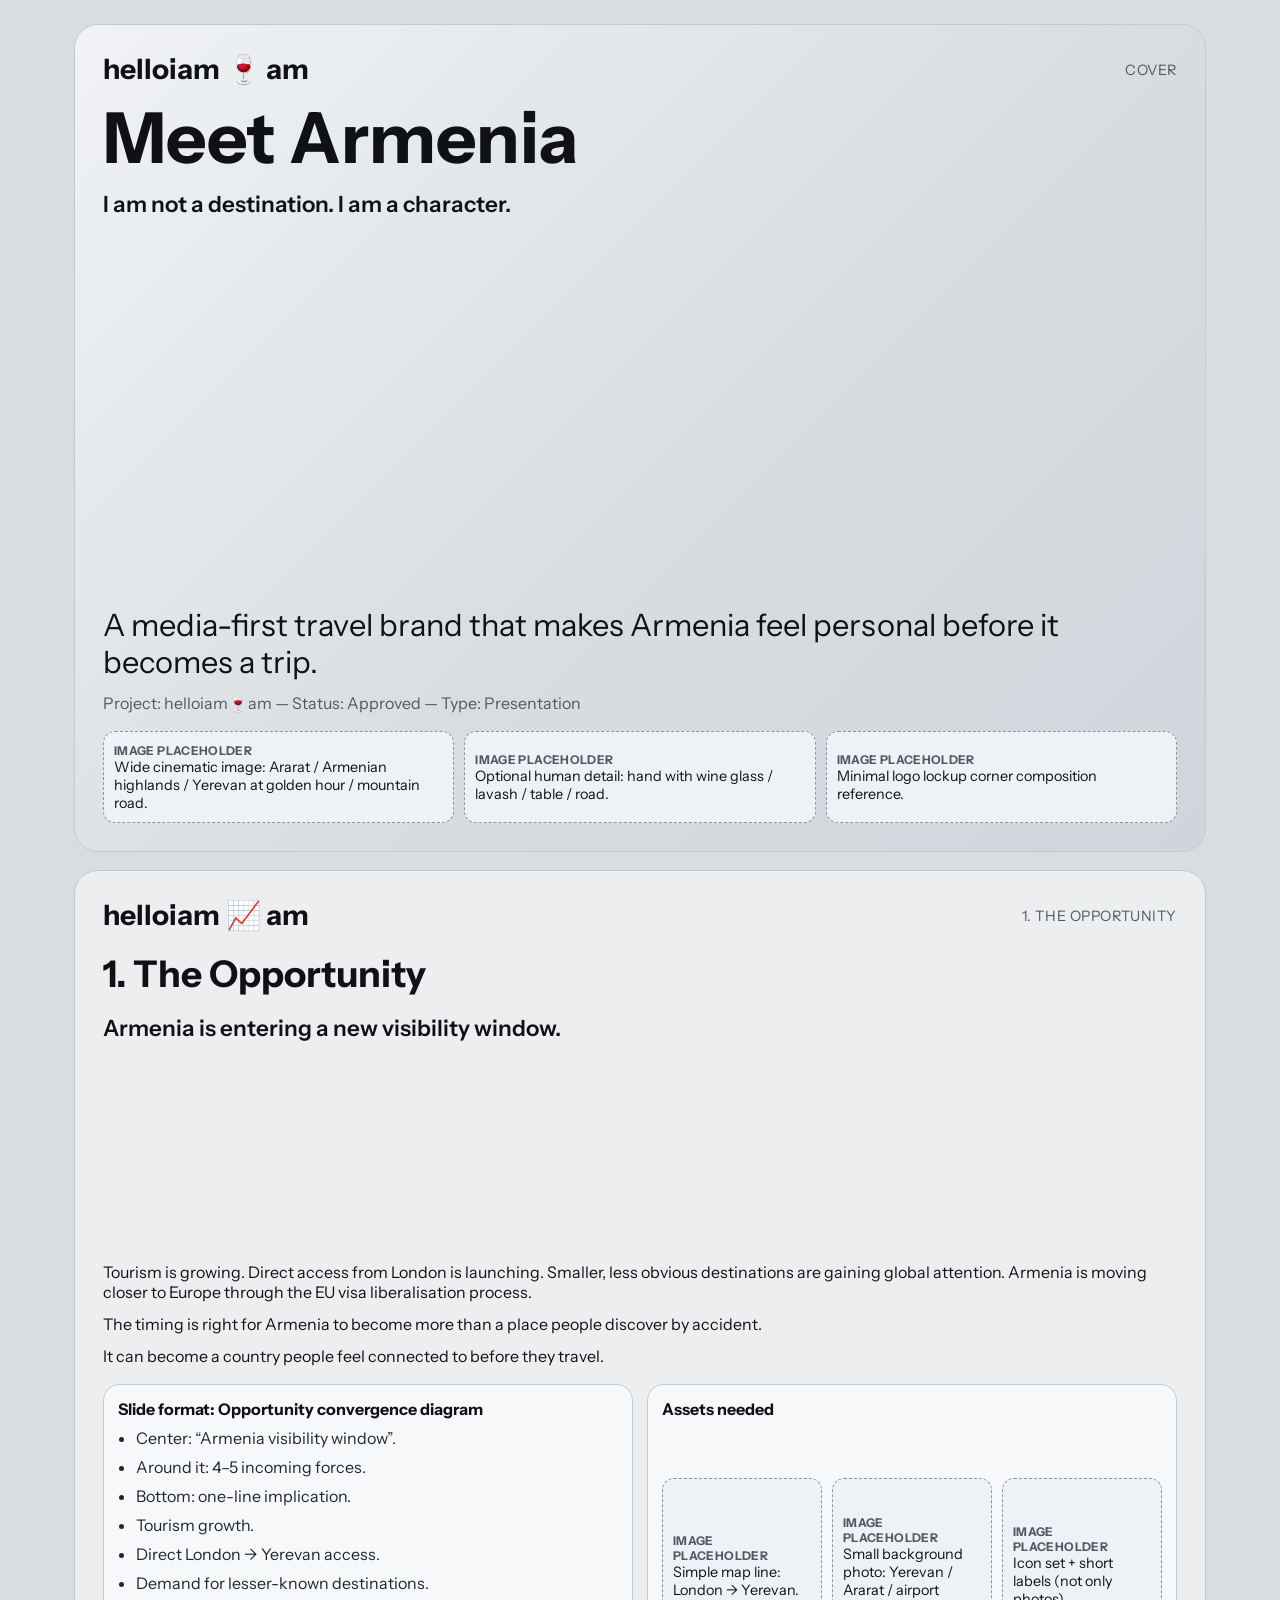
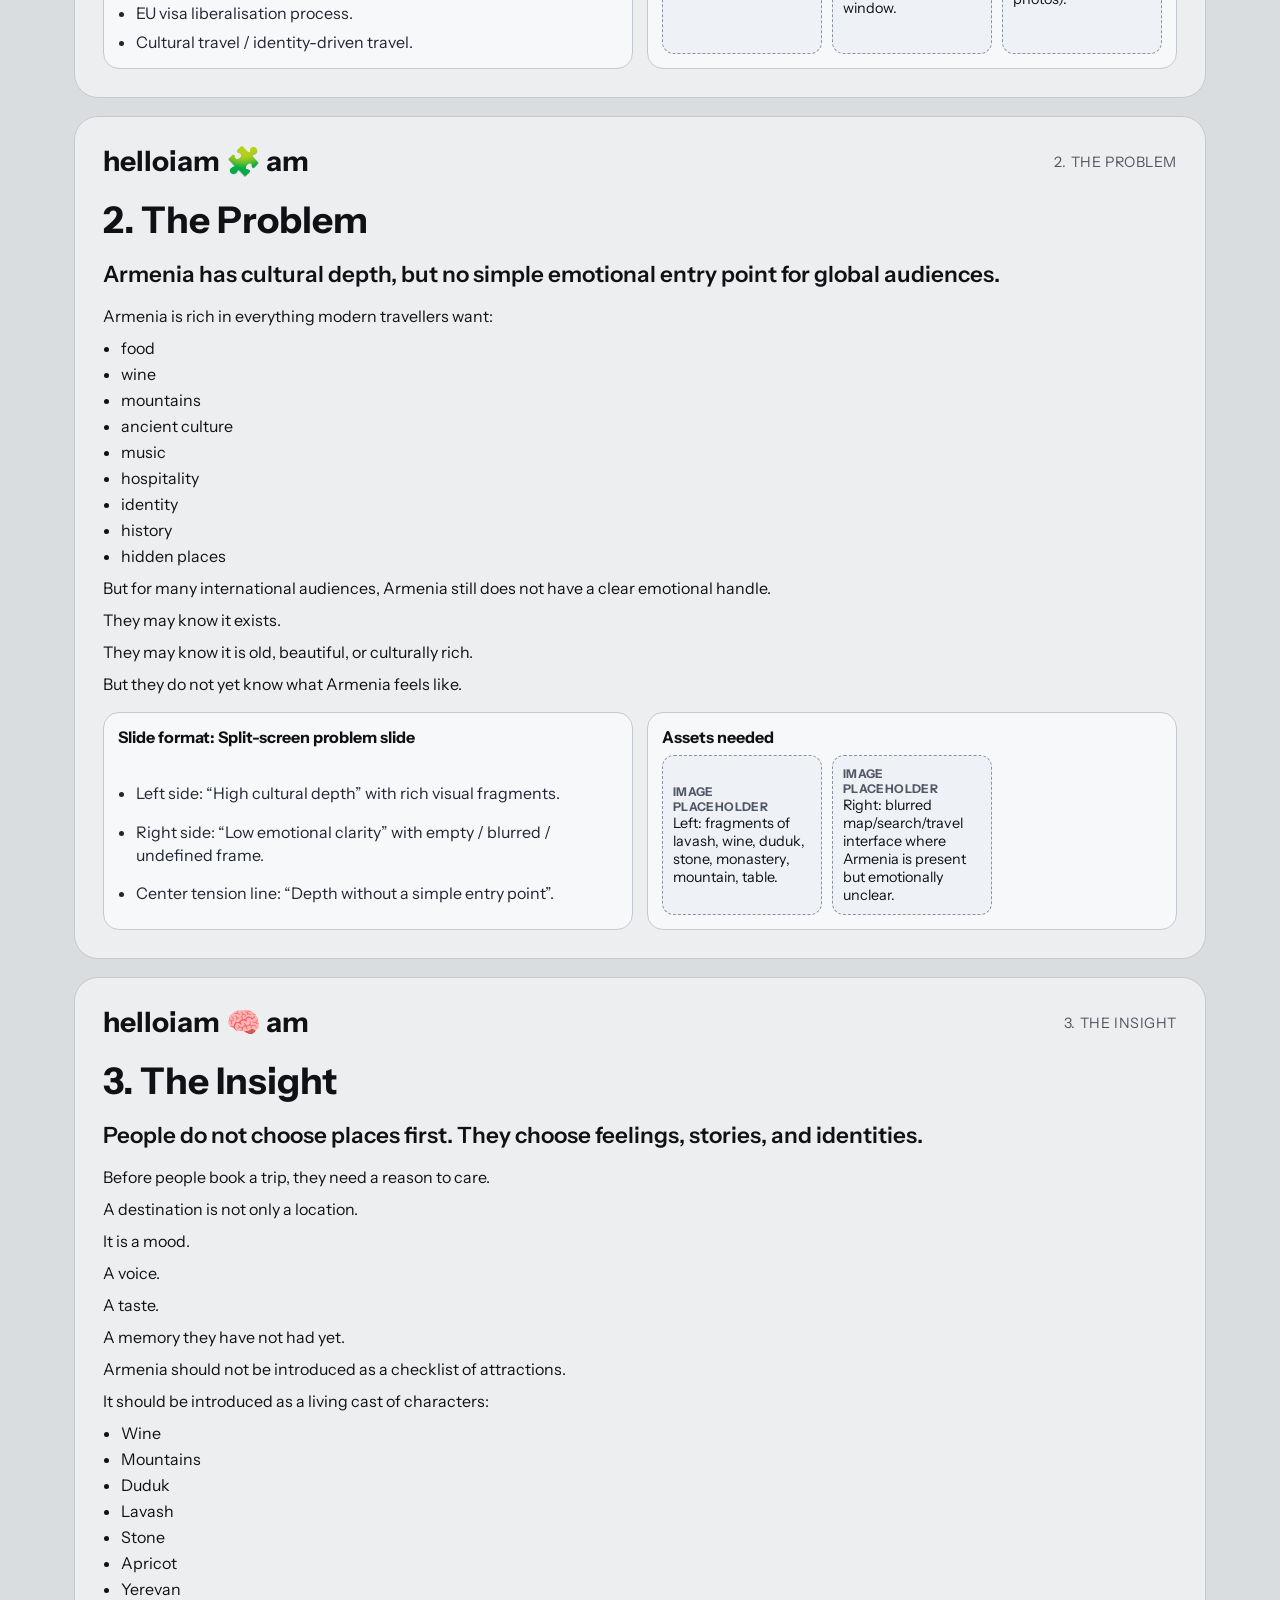
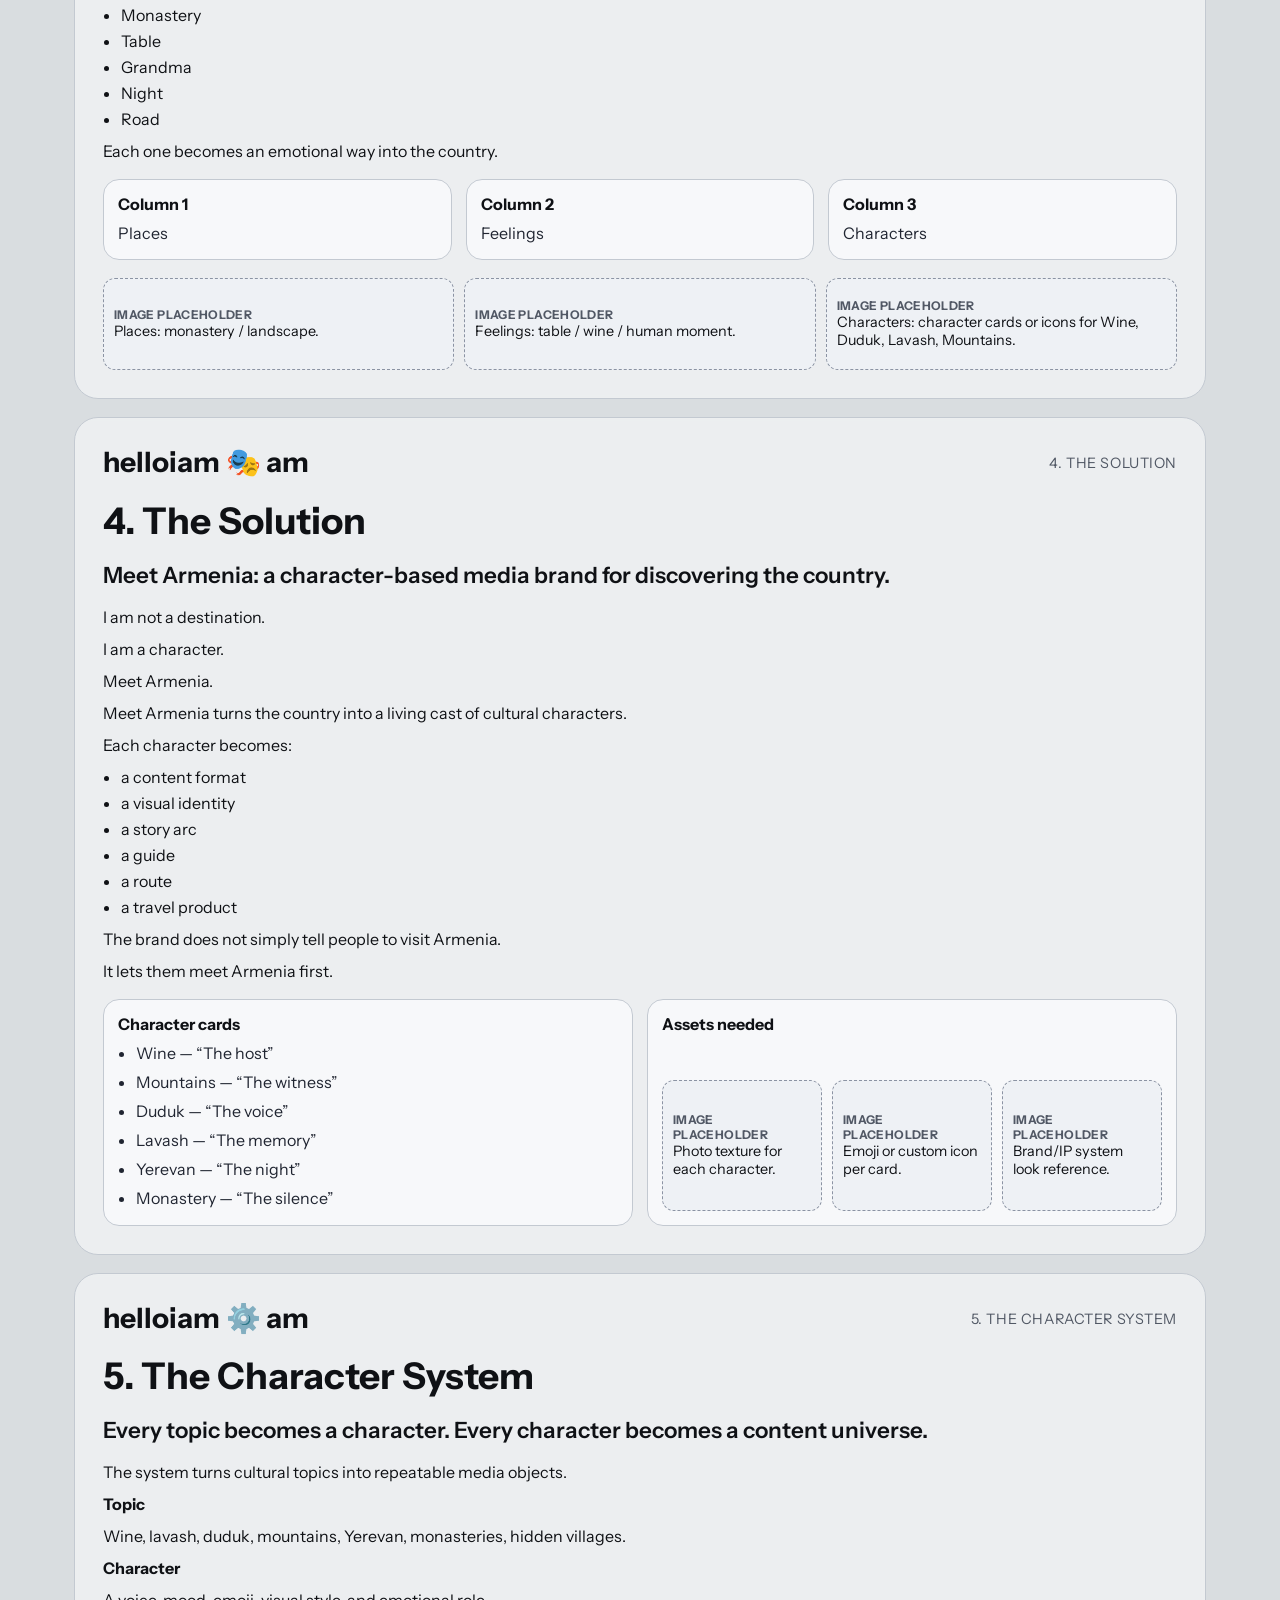
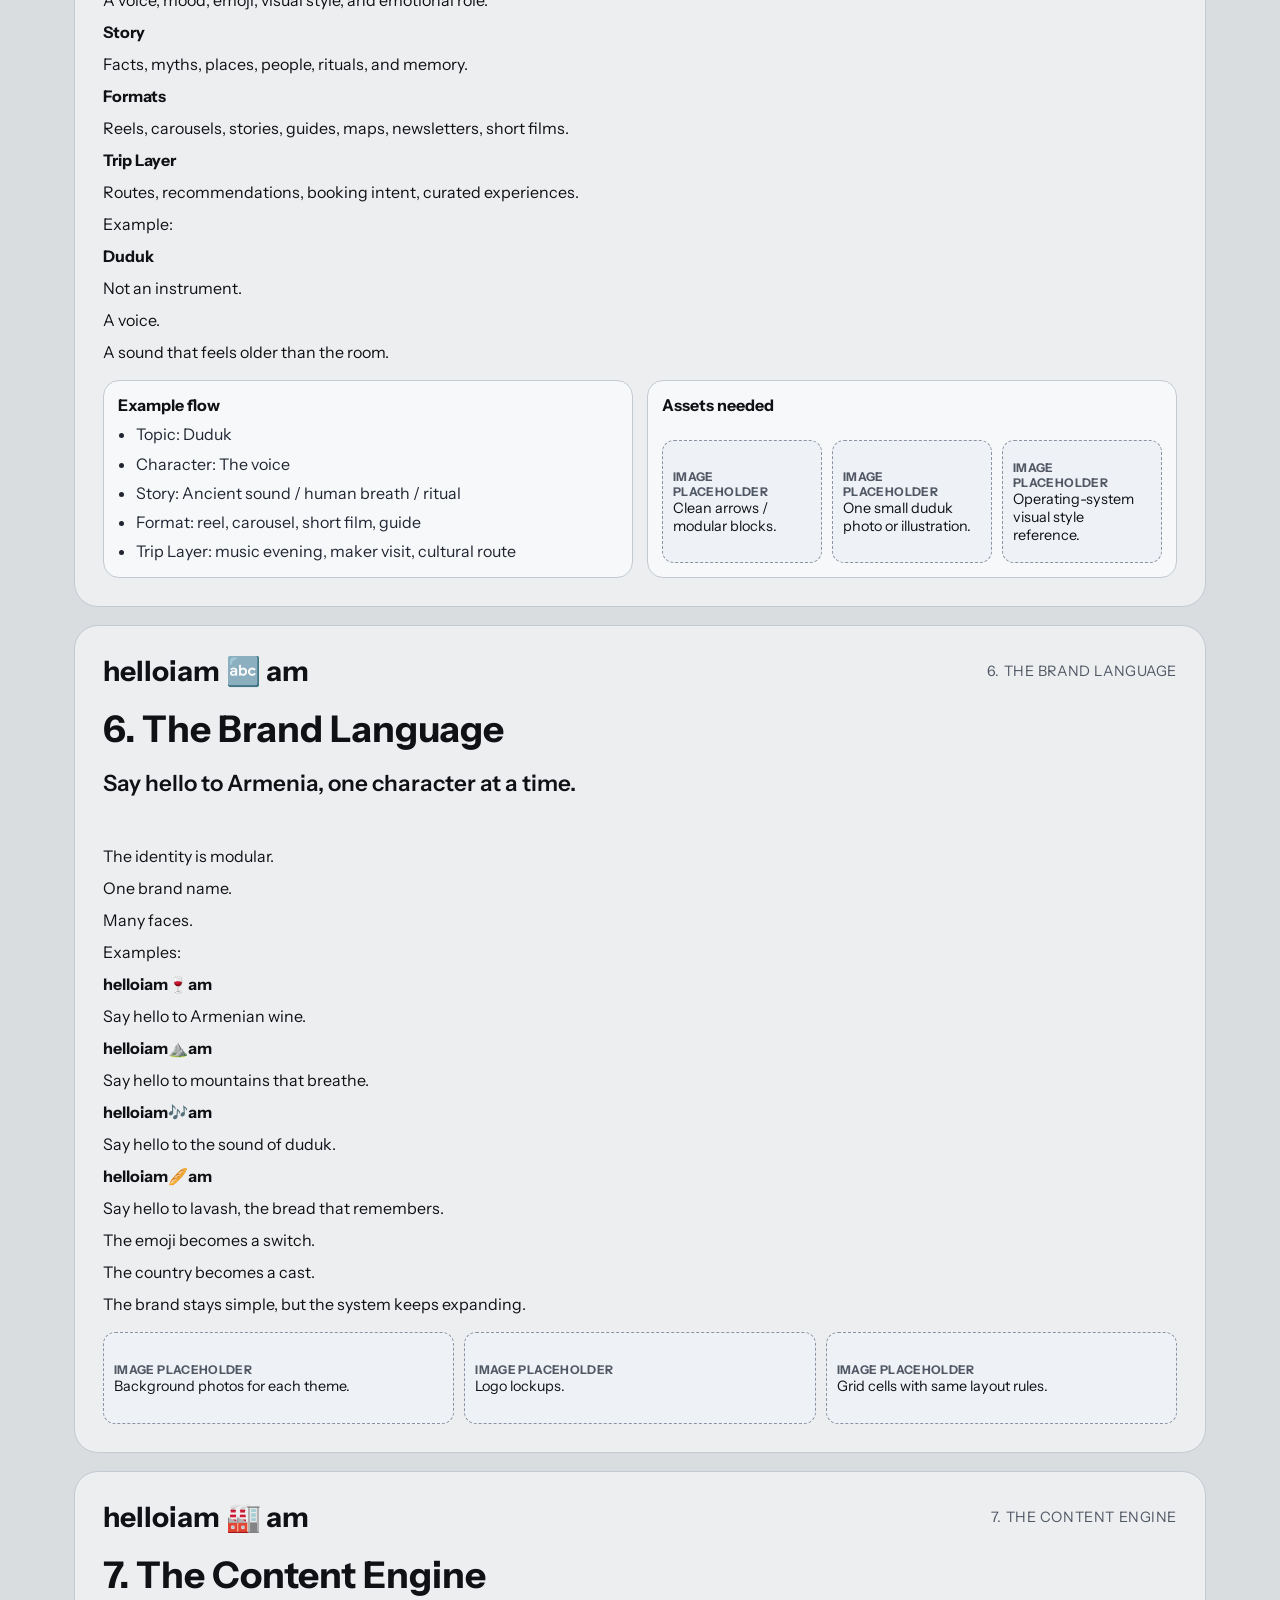
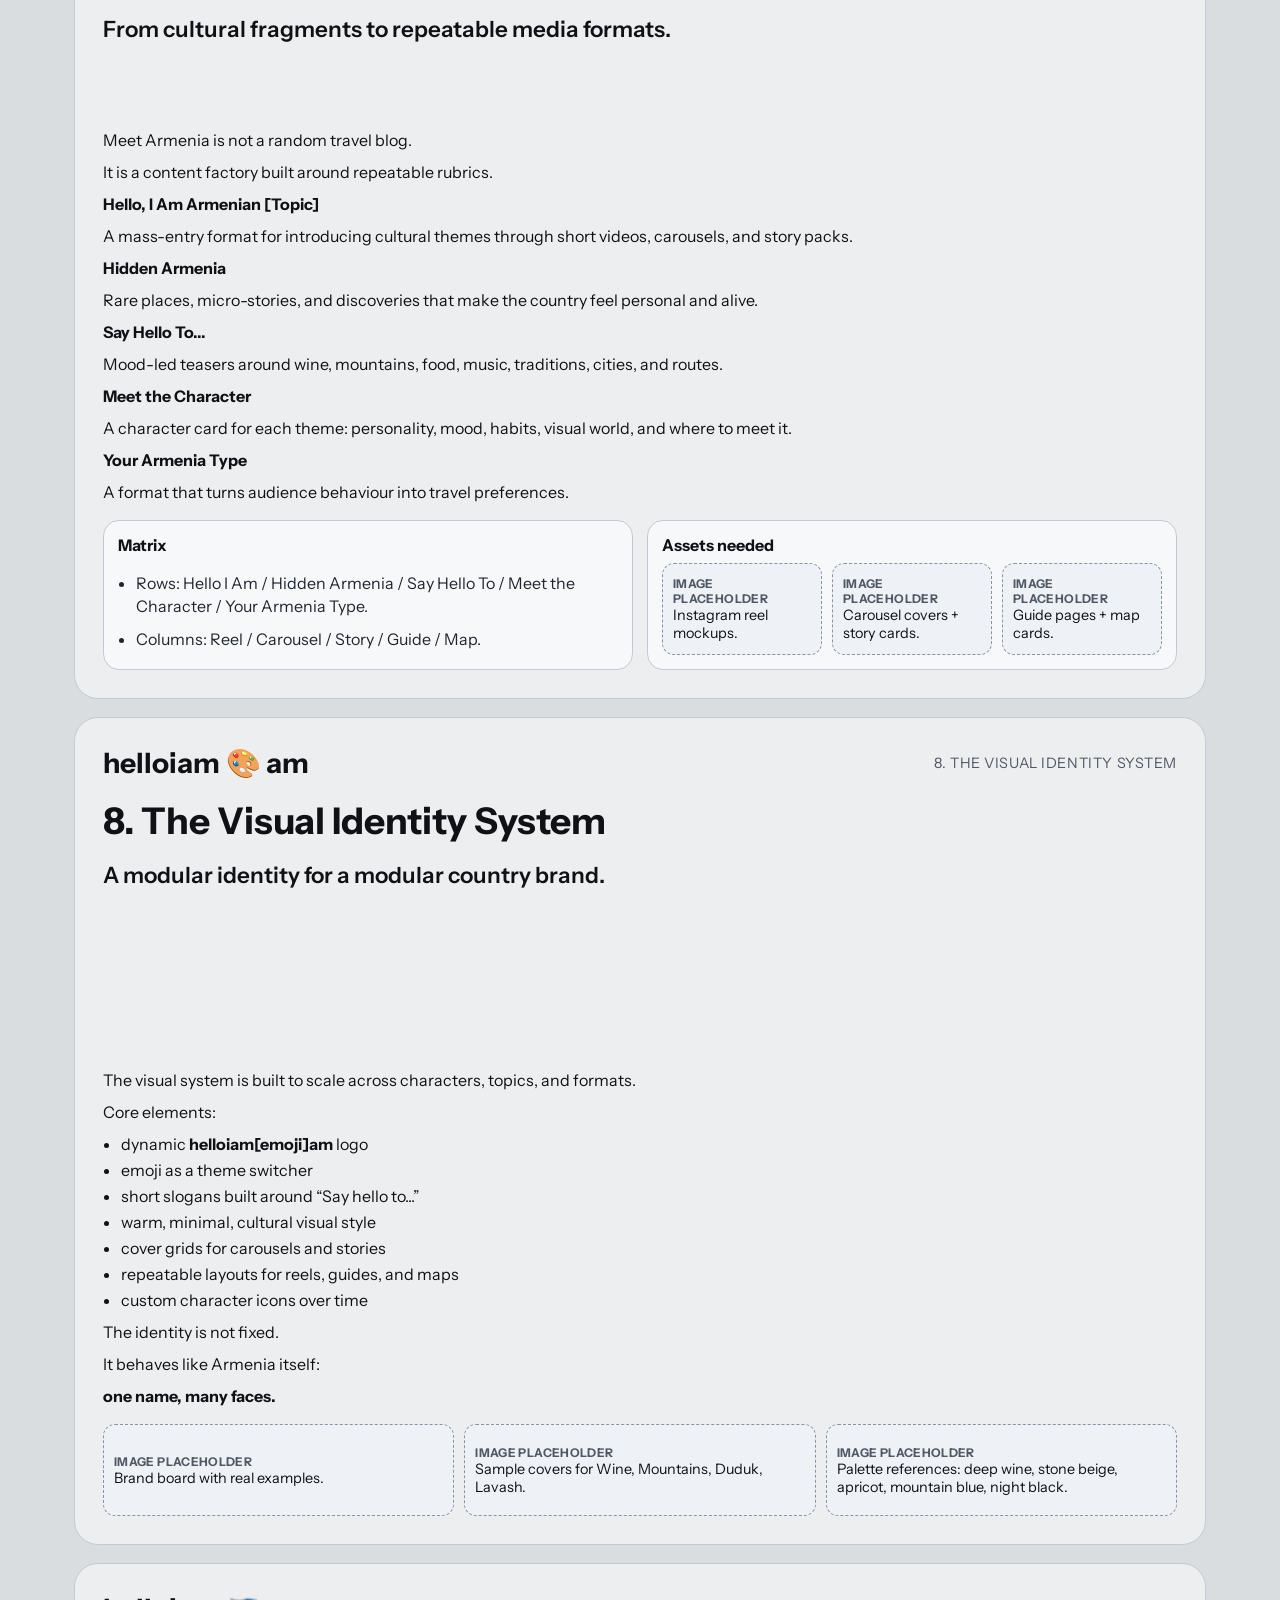
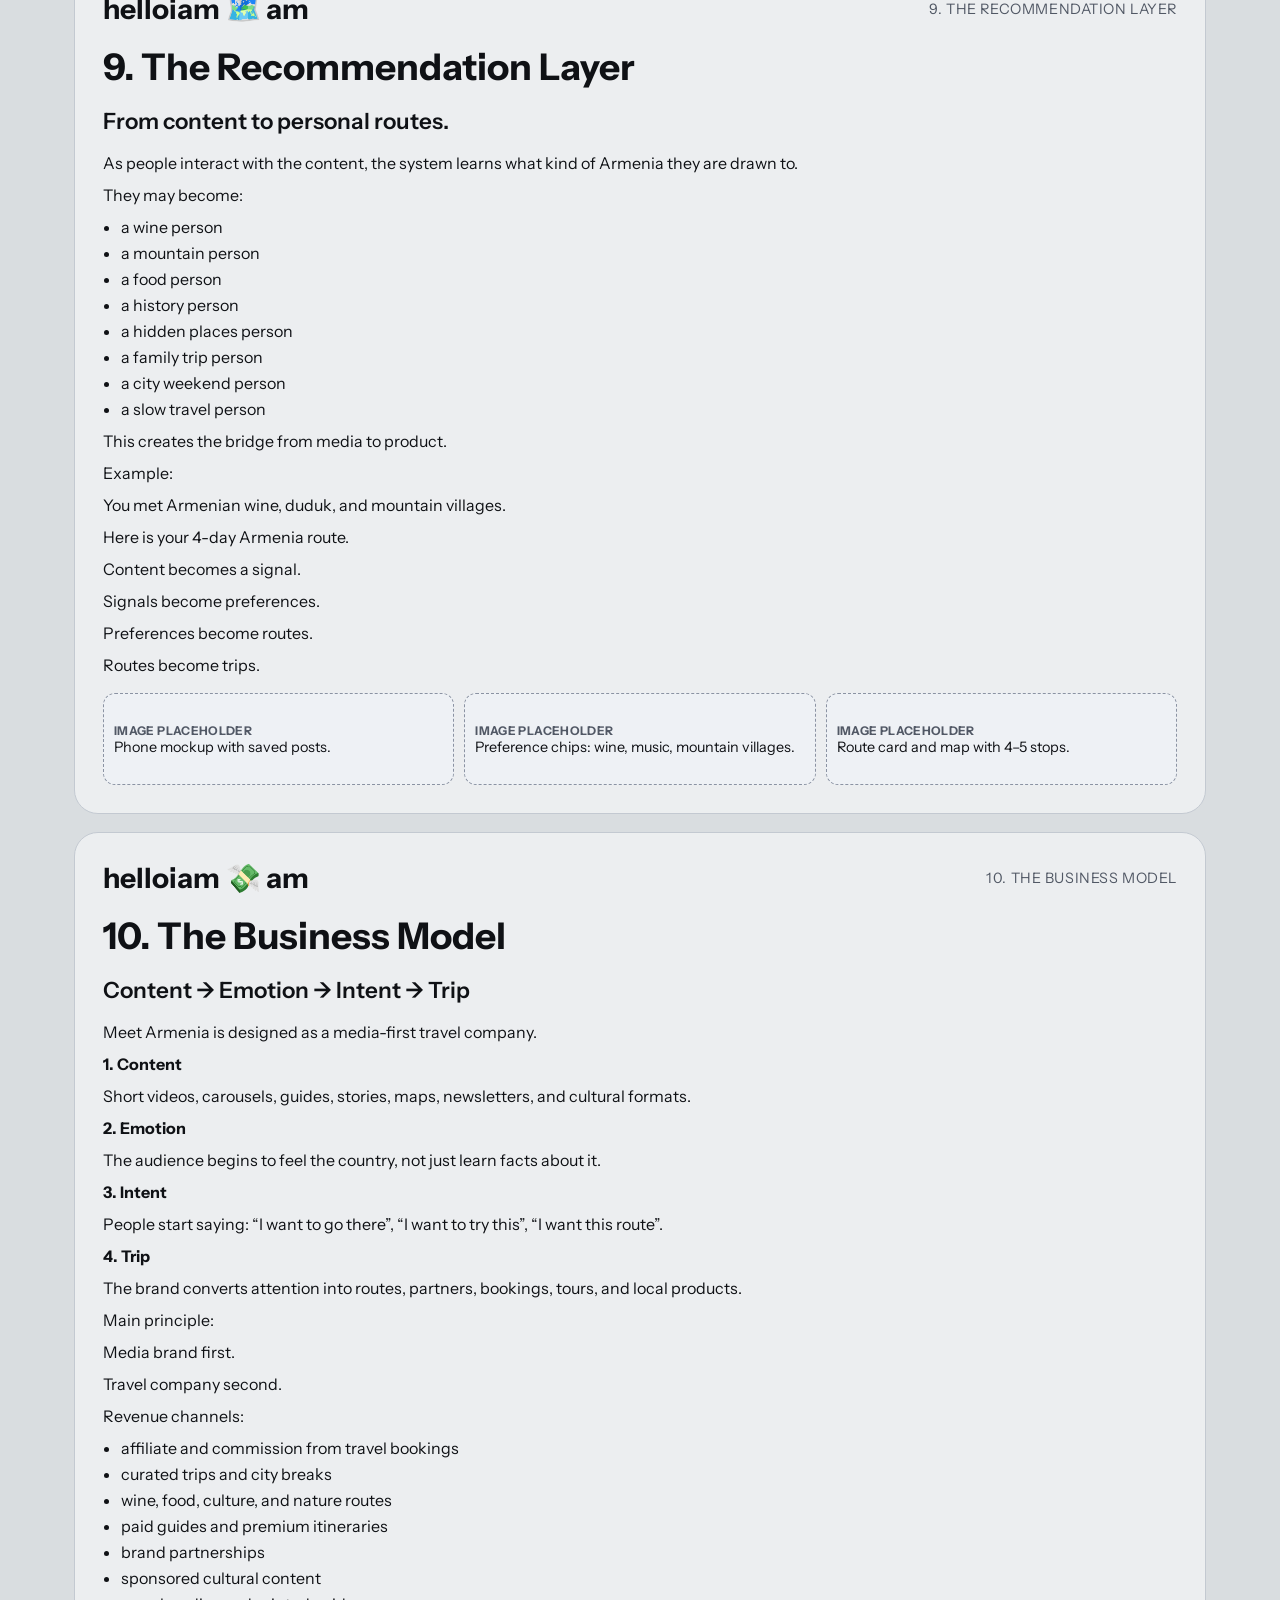
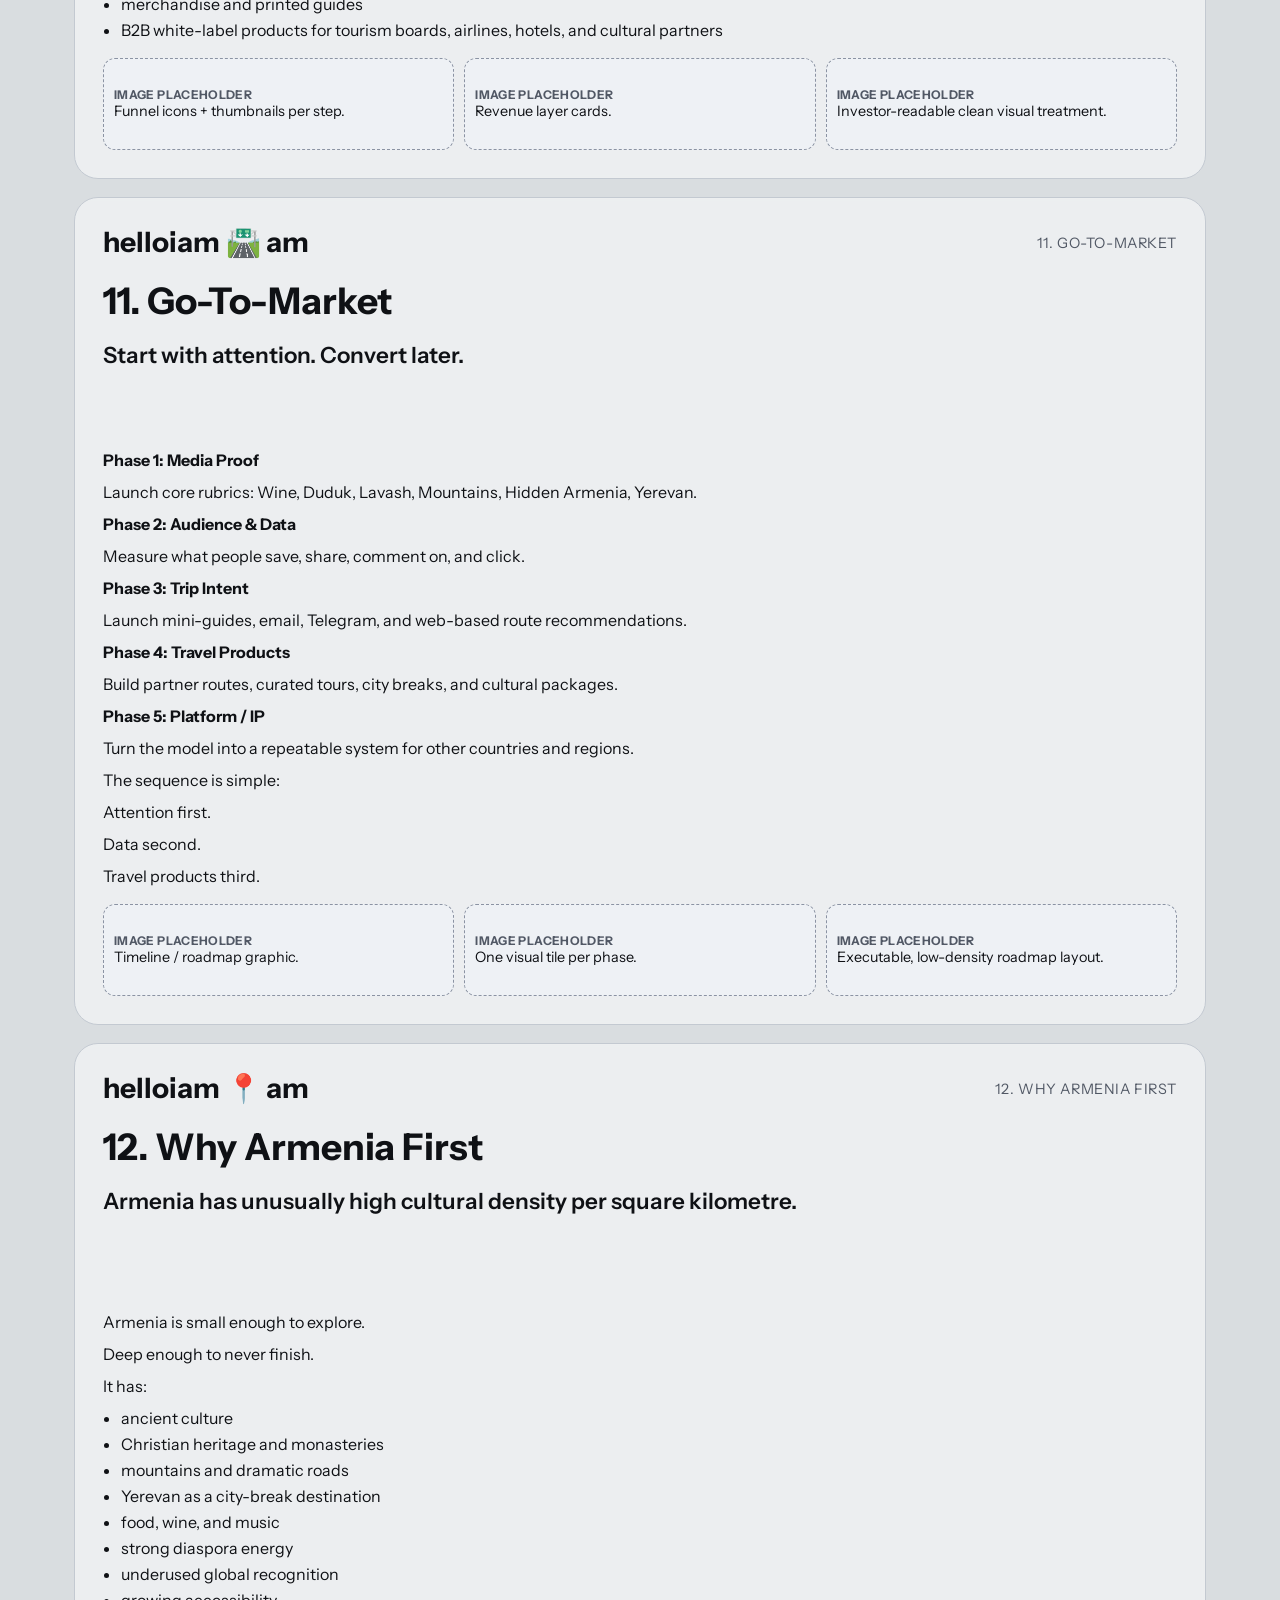
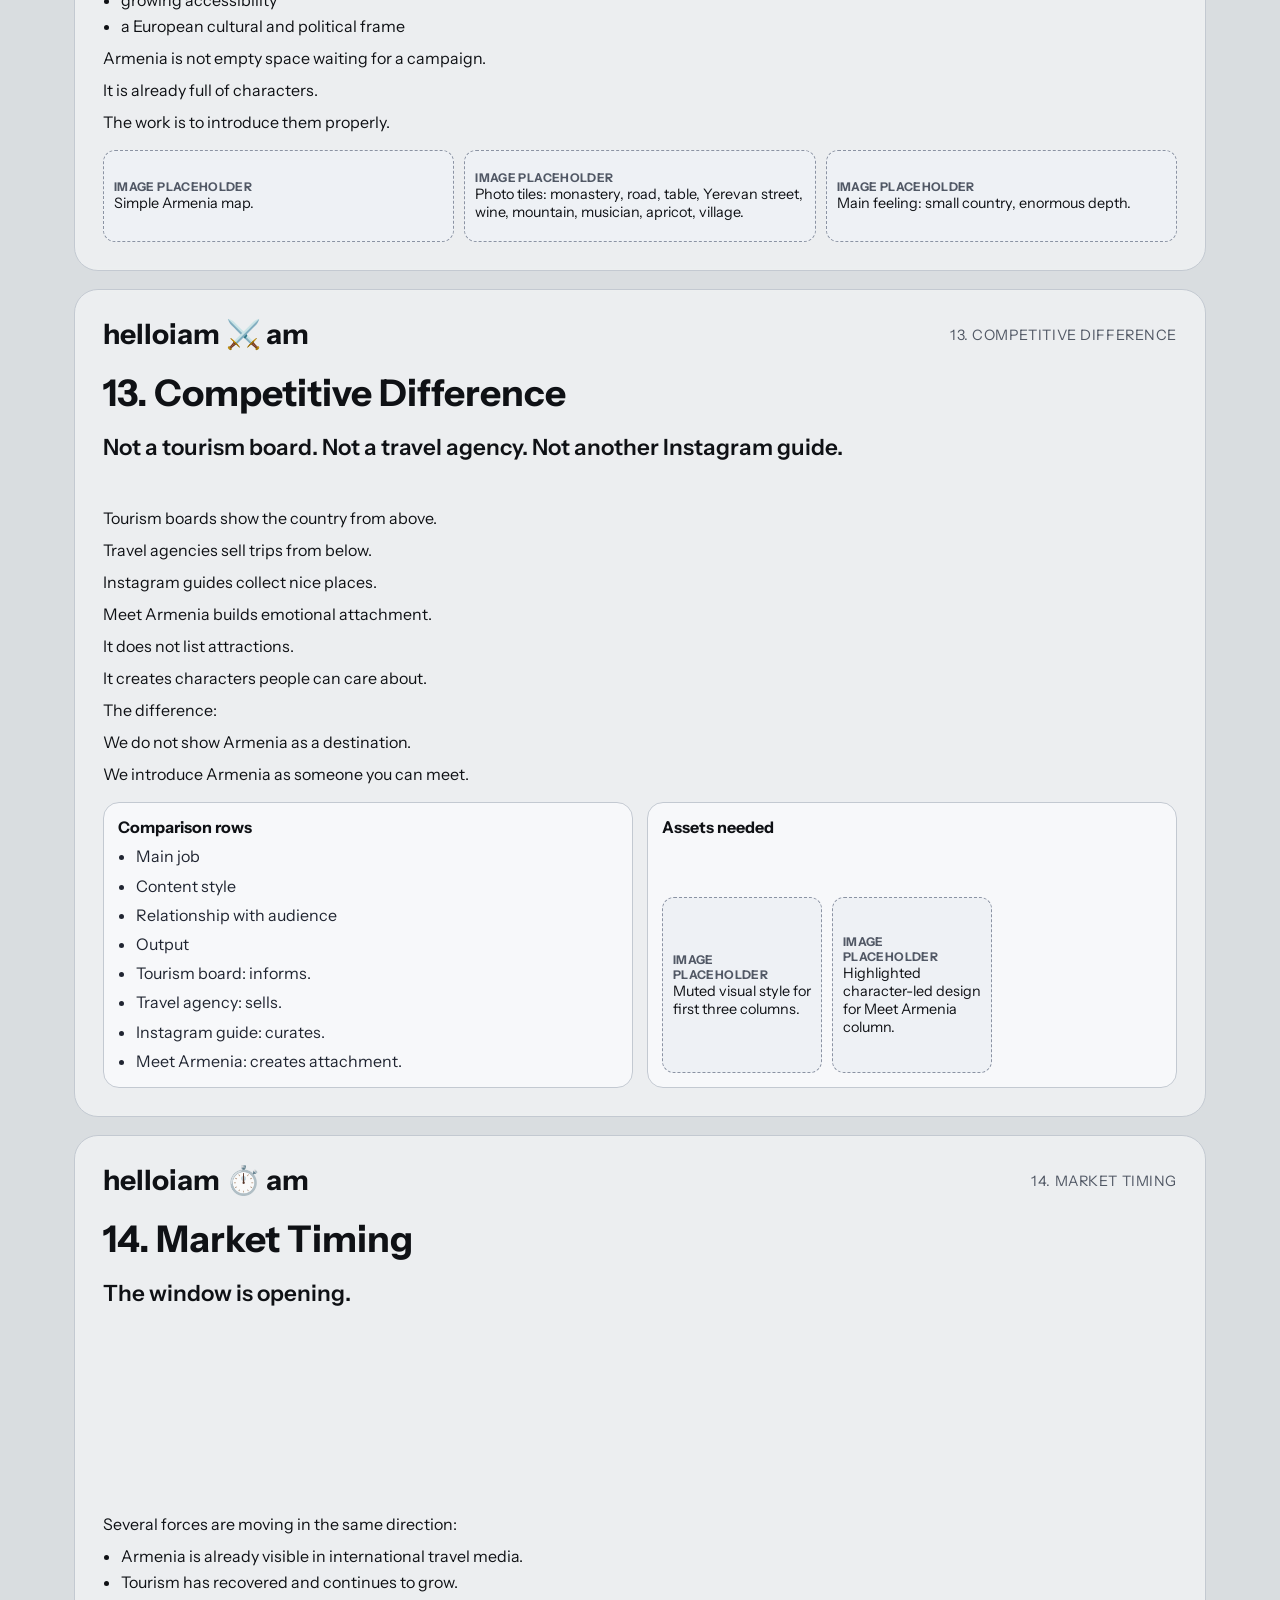
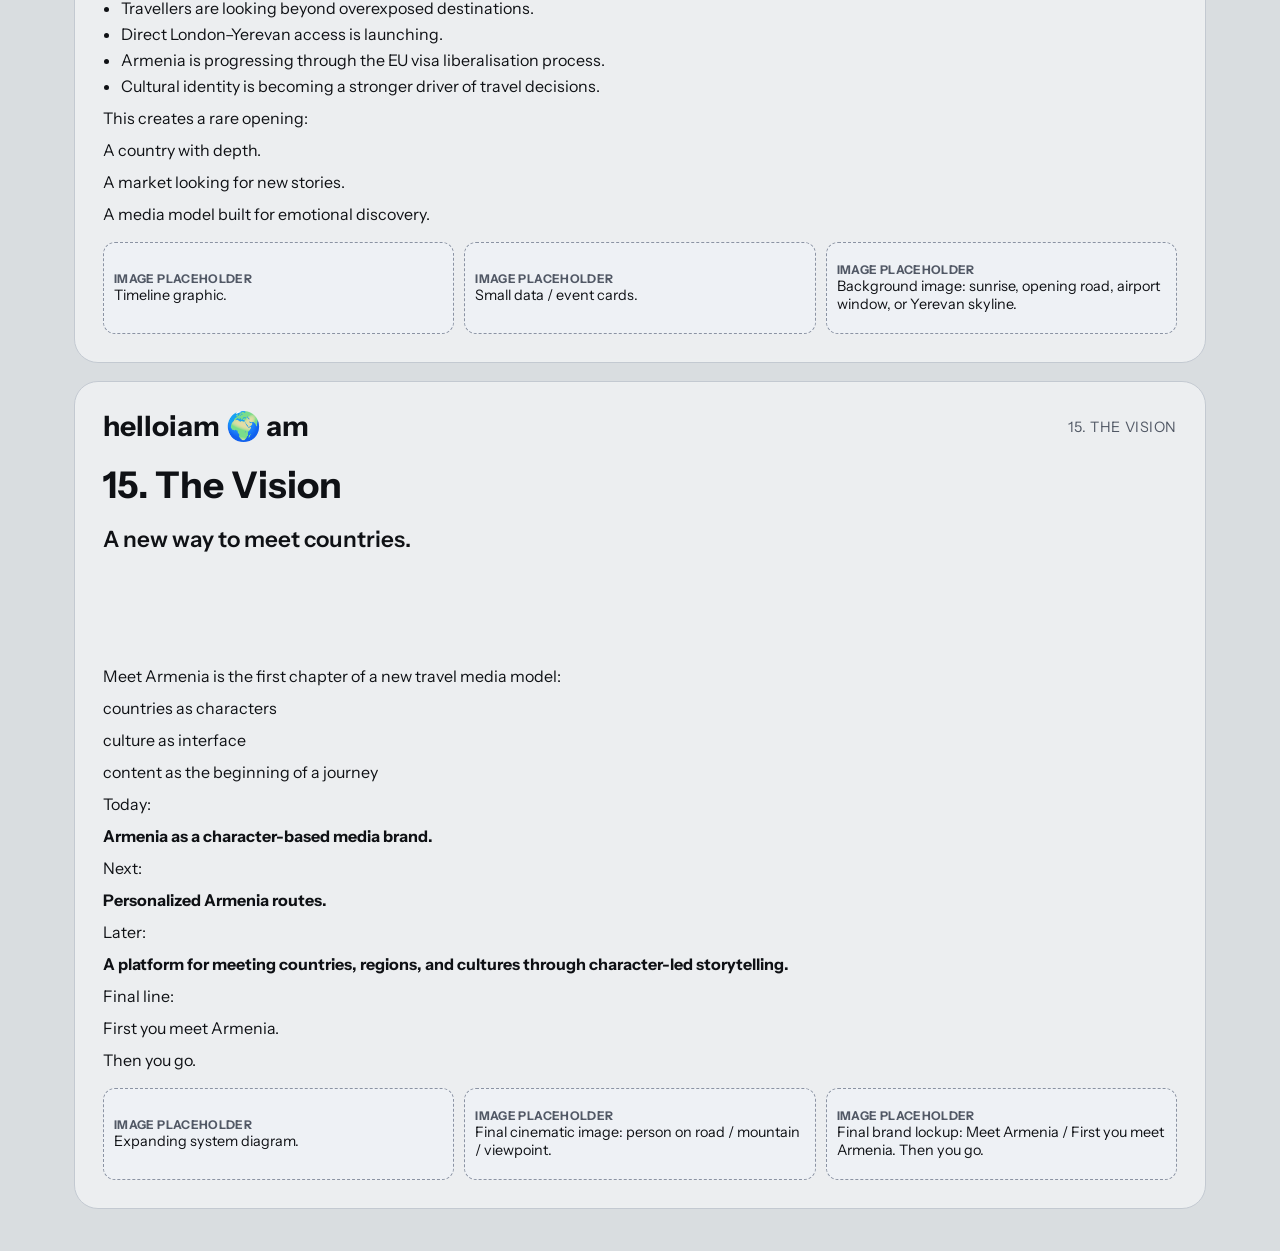
<file: keynote/meet-armenia-presentation.html>
<!doctype html>
<html lang="en">
  <head>
    <meta charset="UTF-8" />
    <meta name="viewport" content="width=device-width, initial-scale=1.0" />
    <title>Meet Armenia — Final Presentation</title>
    <style>
      @import url("https://fonts.googleapis.com/css2?family=Instrument+Sans:wght@400;500;700;800&display=swap");

      :root {
        --bg: #d9dde0;
        --ink: #0f1115;
        --muted: #515865;
        --card: #f7f8fa;
        --line: #c3c9d1;
      }

      * {
        box-sizing: border-box;
      }

      html,
      body {
        margin: 0;
        padding: 0;
      }

      body {
        font-family: "Instrument Sans", "Inter", "Segoe UI", sans-serif;
        background: var(--bg);
        color: var(--ink);
      }

      .deck {
        width: min(1180px, 100%);
        margin: 0 auto;
        padding: 24px;
      }

      .slide {
        min-height: 92vh;
        border: 1px solid var(--line);
        background: rgba(255, 255, 255, 0.5);
        backdrop-filter: blur(2px);
        border-radius: 24px;
        padding: 28px;
        margin-bottom: 18px;
        display: grid;
        grid-template-rows: auto auto 1fr auto;
        gap: 18px;
      }

      .slide-header {
        display: flex;
        justify-content: space-between;
        align-items: center;
        gap: 12px;
      }

      .brand {
        display: inline-flex;
        align-items: center;
        gap: 6px;
        font-size: clamp(1.4rem, 2.2vw, 2rem);
        font-weight: 700;
        line-height: 0.96;
      }

      .brand .emoji {
        display: inline-grid;
        place-items: center;
        width: 1.2em;
        height: 1.2em;
      }

      .slide-id {
        font-size: 0.9rem;
        color: var(--muted);
        letter-spacing: 0.04em;
        text-transform: uppercase;
      }

      h1,
      h2,
      h3,
      p {
        margin: 0;
      }

      h1 {
        font-size: clamp(2.2rem, 5.5vw, 5rem);
        line-height: 0.95;
      }

      h2 {
        font-size: clamp(1.5rem, 3vw, 2.3rem);
      }

      .lead {
        font-size: clamp(1.1rem, 1.8vw, 1.4rem);
        font-weight: 600;
      }

      .content {
        display: grid;
        gap: 12px;
      }

      .columns-2 {
        display: grid;
        grid-template-columns: 1fr 1fr;
        gap: 14px;
      }

      .columns-3 {
        display: grid;
        grid-template-columns: repeat(3, 1fr);
        gap: 14px;
      }

      .card {
        border: 1px solid var(--line);
        background: var(--card);
        border-radius: 16px;
        padding: 14px;
        display: grid;
        gap: 8px;
      }

      .card h4 {
        margin: 0;
        font-size: 1rem;
      }

      .card p,
      .card li {
        color: #202531;
        line-height: 1.45;
      }

      ul {
        margin: 0;
        padding-left: 18px;
        display: grid;
        gap: 6px;
      }

      .placeholder-grid {
        display: grid;
        grid-template-columns: repeat(3, 1fr);
        gap: 10px;
      }

      .placeholder {
        border: 1px dashed #8b93a3;
        border-radius: 12px;
        min-height: 92px;
        padding: 10px;
        font-size: 0.9rem;
        display: grid;
        align-content: center;
        justify-items: start;
        background: #eef1f5;
      }

      .placeholder b {
        font-size: 0.75rem;
        color: var(--muted);
        text-transform: uppercase;
        letter-spacing: 0.03em;
      }

      .note {
        color: var(--muted);
      }

      .big-quote {
        font-size: clamp(1.3rem, 2.4vw, 2rem);
        line-height: 1.2;
      }

      .cover {
        background: linear-gradient(135deg, #f0f2f6 0%, #d9dde0 55%, #cfd5db 100%);
      }

      @media (max-width: 900px) {
        .deck {
          padding: 14px;
        }

        .slide {
          padding: 18px;
          border-radius: 18px;
        }

        .columns-2,
        .columns-3,
        .placeholder-grid {
          grid-template-columns: 1fr;
        }
      }
    </style>
  </head>
  <body>
    <main class="deck">
      <section class="slide cover">
        <header class="slide-header">
          <div class="brand">
            <span>helloiam</span>
            <span class="emoji">🍷</span>
            <span>am</span>
          </div>
          <div class="slide-id">Cover</div>
        </header>

        <h1>Meet Armenia</h1>
        <p class="lead">I am not a destination. I am a character.</p>

        <div class="content">
          <p class="big-quote">
            A media-first travel brand that makes Armenia feel personal before it becomes a trip.
          </p>
          <p class="note">Project: helloiam🍷am — Status: Approved — Type: Presentation</p>
        </div>

        <div class="placeholder-grid">
          <div class="placeholder"><b>Image placeholder</b>Wide cinematic image: Ararat / Armenian highlands / Yerevan at golden hour / mountain road.</div>
          <div class="placeholder"><b>Image placeholder</b>Optional human detail: hand with wine glass / lavash / table / road.</div>
          <div class="placeholder"><b>Image placeholder</b>Minimal logo lockup corner composition reference.</div>
        </div>
      </section>

      <section class="slide">
        <header class="slide-header">
          <div class="brand"><span>helloiam</span><span class="emoji">📈</span><span>am</span></div>
          <div class="slide-id">1. The Opportunity</div>
        </header>
        <h2>1. The Opportunity</h2>
        <p class="lead">Armenia is entering a new visibility window.</p>
        <div class="content">
          <p>Tourism is growing. Direct access from London is launching. Smaller, less obvious destinations are gaining global attention. Armenia is moving closer to Europe through the EU visa liberalisation process.</p>
          <p>The timing is right for Armenia to become more than a place people discover by accident.</p>
          <p>It can become a country people feel connected to before they travel.</p>
        </div>
        <div class="columns-2">
          <article class="card">
            <h4>Slide format: Opportunity convergence diagram</h4>
            <ul>
              <li>Center: “Armenia visibility window”.</li>
              <li>Around it: 4–5 incoming forces.</li>
              <li>Bottom: one-line implication.</li>
              <li>Tourism growth.</li>
              <li>Direct London → Yerevan access.</li>
              <li>Demand for lesser-known destinations.</li>
              <li>EU visa liberalisation process.</li>
              <li>Cultural travel / identity-driven travel.</li>
            </ul>
          </article>
          <article class="card">
            <h4>Assets needed</h4>
            <div class="placeholder-grid">
              <div class="placeholder"><b>Image placeholder</b>Simple map line: London → Yerevan.</div>
              <div class="placeholder"><b>Image placeholder</b>Small background photo: Yerevan / Ararat / airport window.</div>
              <div class="placeholder"><b>Image placeholder</b>Icon set + short labels (not only photos).</div>
            </div>
          </article>
        </div>
      </section>

      <section class="slide">
        <header class="slide-header">
          <div class="brand"><span>helloiam</span><span class="emoji">🧩</span><span>am</span></div>
          <div class="slide-id">2. The Problem</div>
        </header>
        <h2>2. The Problem</h2>
        <p class="lead">Armenia has cultural depth, but no simple emotional entry point for global audiences.</p>
        <div class="content">
          <p>Armenia is rich in everything modern travellers want:</p>
          <ul>
            <li>food</li>
            <li>wine</li>
            <li>mountains</li>
            <li>ancient culture</li>
            <li>music</li>
            <li>hospitality</li>
            <li>identity</li>
            <li>history</li>
            <li>hidden places</li>
          </ul>
          <p>But for many international audiences, Armenia still does not have a clear emotional handle.</p>
          <p>They may know it exists.</p>
          <p>They may know it is old, beautiful, or culturally rich.</p>
          <p>But they do not yet know what Armenia feels like.</p>
        </div>
        <div class="columns-2">
          <article class="card">
            <h4>Slide format: Split-screen problem slide</h4>
            <ul>
              <li>Left side: “High cultural depth” with rich visual fragments.</li>
              <li>Right side: “Low emotional clarity” with empty / blurred / undefined frame.</li>
              <li>Center tension line: “Depth without a simple entry point”.</li>
            </ul>
          </article>
          <article class="card">
            <h4>Assets needed</h4>
            <div class="placeholder-grid">
              <div class="placeholder"><b>Image placeholder</b>Left: fragments of lavash, wine, duduk, stone, monastery, mountain, table.</div>
              <div class="placeholder"><b>Image placeholder</b>Right: blurred map/search/travel interface where Armenia is present but emotionally unclear.</div>
            </div>
          </article>
        </div>
      </section>

      <section class="slide">
        <header class="slide-header">
          <div class="brand"><span>helloiam</span><span class="emoji">🧠</span><span>am</span></div>
          <div class="slide-id">3. The Insight</div>
        </header>
        <h2>3. The Insight</h2>
        <p class="lead">People do not choose places first. They choose feelings, stories, and identities.</p>
        <div class="content">
          <p>Before people book a trip, they need a reason to care.</p>
          <p>A destination is not only a location.</p>
          <p>It is a mood.</p>
          <p>A voice.</p>
          <p>A taste.</p>
          <p>A memory they have not had yet.</p>
          <p>Armenia should not be introduced as a checklist of attractions.</p>
          <p>It should be introduced as a living cast of characters:</p>
          <ul>
            <li>Wine</li><li>Mountains</li><li>Duduk</li><li>Lavash</li><li>Stone</li><li>Apricot</li><li>Yerevan</li><li>Monastery</li><li>Table</li><li>Grandma</li><li>Night</li><li>Road</li>
          </ul>
          <p>Each one becomes an emotional way into the country.</p>
        </div>
        <div class="columns-3">
          <article class="card"><h4>Column 1</h4><p>Places</p></article>
          <article class="card"><h4>Column 2</h4><p>Feelings</p></article>
          <article class="card"><h4>Column 3</h4><p>Characters</p></article>
        </div>
        <div class="placeholder-grid">
          <div class="placeholder"><b>Image placeholder</b>Places: monastery / landscape.</div>
          <div class="placeholder"><b>Image placeholder</b>Feelings: table / wine / human moment.</div>
          <div class="placeholder"><b>Image placeholder</b>Characters: character cards or icons for Wine, Duduk, Lavash, Mountains.</div>
        </div>
      </section>

      <section class="slide">
        <header class="slide-header">
          <div class="brand"><span>helloiam</span><span class="emoji">🎭</span><span>am</span></div>
          <div class="slide-id">4. The Solution</div>
        </header>
        <h2>4. The Solution</h2>
        <p class="lead">Meet Armenia: a character-based media brand for discovering the country.</p>
        <div class="content">
          <p>I am not a destination.</p>
          <p>I am a character.</p>
          <p>Meet Armenia.</p>
          <p>Meet Armenia turns the country into a living cast of cultural characters.</p>
          <p>Each character becomes:</p>
          <ul>
            <li>a content format</li>
            <li>a visual identity</li>
            <li>a story arc</li>
            <li>a guide</li>
            <li>a route</li>
            <li>a travel product</li>
          </ul>
          <p>The brand does not simply tell people to visit Armenia.</p>
          <p>It lets them meet Armenia first.</p>
        </div>
        <div class="columns-2">
          <article class="card">
            <h4>Character cards</h4>
            <ul>
              <li>Wine — “The host”</li>
              <li>Mountains — “The witness”</li>
              <li>Duduk — “The voice”</li>
              <li>Lavash — “The memory”</li>
              <li>Yerevan — “The night”</li>
              <li>Monastery — “The silence”</li>
            </ul>
          </article>
          <article class="card">
            <h4>Assets needed</h4>
            <div class="placeholder-grid">
              <div class="placeholder"><b>Image placeholder</b>Photo texture for each character.</div>
              <div class="placeholder"><b>Image placeholder</b>Emoji or custom icon per card.</div>
              <div class="placeholder"><b>Image placeholder</b>Brand/IP system look reference.</div>
            </div>
          </article>
        </div>
      </section>

      <section class="slide">
        <header class="slide-header">
          <div class="brand"><span>helloiam</span><span class="emoji">⚙️</span><span>am</span></div>
          <div class="slide-id">5. The Character System</div>
        </header>
        <h2>5. The Character System</h2>
        <p class="lead">Every topic becomes a character. Every character becomes a content universe.</p>
        <div class="content">
          <p>The system turns cultural topics into repeatable media objects.</p>
          <p><b>Topic</b></p>
          <p>Wine, lavash, duduk, mountains, Yerevan, monasteries, hidden villages.</p>
          <p><b>Character</b></p>
          <p>A voice, mood, emoji, visual style, and emotional role.</p>
          <p><b>Story</b></p>
          <p>Facts, myths, places, people, rituals, and memory.</p>
          <p><b>Formats</b></p>
          <p>Reels, carousels, stories, guides, maps, newsletters, short films.</p>
          <p><b>Trip Layer</b></p>
          <p>Routes, recommendations, booking intent, curated experiences.</p>
          <p>Example:</p>
          <p><b>Duduk</b></p>
          <p>Not an instrument.</p>
          <p>A voice.</p>
          <p>A sound that feels older than the room.</p>
        </div>
        <div class="columns-2">
          <article class="card">
            <h4>Example flow</h4>
            <ul>
              <li>Topic: Duduk</li>
              <li>Character: The voice</li>
              <li>Story: Ancient sound / human breath / ritual</li>
              <li>Format: reel, carousel, short film, guide</li>
              <li>Trip Layer: music evening, maker visit, cultural route</li>
            </ul>
          </article>
          <article class="card">
            <h4>Assets needed</h4>
            <div class="placeholder-grid">
              <div class="placeholder"><b>Image placeholder</b>Clean arrows / modular blocks.</div>
              <div class="placeholder"><b>Image placeholder</b>One small duduk photo or illustration.</div>
              <div class="placeholder"><b>Image placeholder</b>Operating-system visual style reference.</div>
            </div>
          </article>
        </div>
      </section>

      <section class="slide">
        <header class="slide-header">
          <div class="brand"><span>helloiam</span><span class="emoji">🔤</span><span>am</span></div>
          <div class="slide-id">6. The Brand Language</div>
        </header>
        <h2>6. The Brand Language</h2>
        <p class="lead">Say hello to Armenia, one character at a time.</p>
        <div class="content">
          <p>The identity is modular.</p>
          <p>One brand name.</p>
          <p>Many faces.</p>
          <p>Examples:</p>
          <p><b>helloiam🍷am</b></p>
          <p>Say hello to Armenian wine.</p>
          <p><b>helloiam⛰️am</b></p>
          <p>Say hello to mountains that breathe.</p>
          <p><b>helloiam🎶am</b></p>
          <p>Say hello to the sound of duduk.</p>
          <p><b>helloiam🥖am</b></p>
          <p>Say hello to lavash, the bread that remembers.</p>
          <p>The emoji becomes a switch.</p>
          <p>The country becomes a cast.</p>
          <p>The brand stays simple, but the system keeps expanding.</p>
        </div>
        <div class="placeholder-grid">
          <div class="placeholder"><b>Image placeholder</b>Background photos for each theme.</div>
          <div class="placeholder"><b>Image placeholder</b>Logo lockups.</div>
          <div class="placeholder"><b>Image placeholder</b>Grid cells with same layout rules.</div>
        </div>
      </section>

      <section class="slide">
        <header class="slide-header">
          <div class="brand"><span>helloiam</span><span class="emoji">🏭</span><span>am</span></div>
          <div class="slide-id">7. The Content Engine</div>
        </header>
        <h2>7. The Content Engine</h2>
        <p class="lead">From cultural fragments to repeatable media formats.</p>
        <div class="content">
          <p>Meet Armenia is not a random travel blog.</p>
          <p>It is a content factory built around repeatable rubrics.</p>
          <p><b>Hello, I Am Armenian [Topic]</b></p>
          <p>A mass-entry format for introducing cultural themes through short videos, carousels, and story packs.</p>
          <p><b>Hidden Armenia</b></p>
          <p>Rare places, micro-stories, and discoveries that make the country feel personal and alive.</p>
          <p><b>Say Hello To...</b></p>
          <p>Mood-led teasers around wine, mountains, food, music, traditions, cities, and routes.</p>
          <p><b>Meet the Character</b></p>
          <p>A character card for each theme: personality, mood, habits, visual world, and where to meet it.</p>
          <p><b>Your Armenia Type</b></p>
          <p>A format that turns audience behaviour into travel preferences.</p>
        </div>
        <div class="columns-2">
          <article class="card">
            <h4>Matrix</h4>
            <ul>
              <li>Rows: Hello I Am / Hidden Armenia / Say Hello To / Meet the Character / Your Armenia Type.</li>
              <li>Columns: Reel / Carousel / Story / Guide / Map.</li>
            </ul>
          </article>
          <article class="card">
            <h4>Assets needed</h4>
            <div class="placeholder-grid">
              <div class="placeholder"><b>Image placeholder</b>Instagram reel mockups.</div>
              <div class="placeholder"><b>Image placeholder</b>Carousel covers + story cards.</div>
              <div class="placeholder"><b>Image placeholder</b>Guide pages + map cards.</div>
            </div>
          </article>
        </div>
      </section>

      <section class="slide">
        <header class="slide-header">
          <div class="brand"><span>helloiam</span><span class="emoji">🎨</span><span>am</span></div>
          <div class="slide-id">8. The Visual Identity System</div>
        </header>
        <h2>8. The Visual Identity System</h2>
        <p class="lead">A modular identity for a modular country brand.</p>
        <div class="content">
          <p>The visual system is built to scale across characters, topics, and formats.</p>
          <p>Core elements:</p>
          <ul>
            <li>dynamic <b>helloiam[emoji]am</b> logo</li>
            <li>emoji as a theme switcher</li>
            <li>short slogans built around “Say hello to...”</li>
            <li>warm, minimal, cultural visual style</li>
            <li>cover grids for carousels and stories</li>
            <li>repeatable layouts for reels, guides, and maps</li>
            <li>custom character icons over time</li>
          </ul>
          <p>The identity is not fixed.</p>
          <p>It behaves like Armenia itself:</p>
          <p><b>one name, many faces.</b></p>
        </div>
        <div class="placeholder-grid">
          <div class="placeholder"><b>Image placeholder</b>Brand board with real examples.</div>
          <div class="placeholder"><b>Image placeholder</b>Sample covers for Wine, Mountains, Duduk, Lavash.</div>
          <div class="placeholder"><b>Image placeholder</b>Palette references: deep wine, stone beige, apricot, mountain blue, night black.</div>
        </div>
      </section>

      <section class="slide">
        <header class="slide-header">
          <div class="brand"><span>helloiam</span><span class="emoji">🗺️</span><span>am</span></div>
          <div class="slide-id">9. The Recommendation Layer</div>
        </header>
        <h2>9. The Recommendation Layer</h2>
        <p class="lead">From content to personal routes.</p>
        <div class="content">
          <p>As people interact with the content, the system learns what kind of Armenia they are drawn to.</p>
          <p>They may become:</p>
          <ul>
            <li>a wine person</li>
            <li>a mountain person</li>
            <li>a food person</li>
            <li>a history person</li>
            <li>a hidden places person</li>
            <li>a family trip person</li>
            <li>a city weekend person</li>
            <li>a slow travel person</li>
          </ul>
          <p>This creates the bridge from media to product.</p>
          <p>Example:</p>
          <p>You met Armenian wine, duduk, and mountain villages.</p>
          <p>Here is your 4-day Armenia route.</p>
          <p>Content becomes a signal.</p>
          <p>Signals become preferences.</p>
          <p>Preferences become routes.</p>
          <p>Routes become trips.</p>
        </div>
        <div class="placeholder-grid">
          <div class="placeholder"><b>Image placeholder</b>Phone mockup with saved posts.</div>
          <div class="placeholder"><b>Image placeholder</b>Preference chips: wine, music, mountain villages.</div>
          <div class="placeholder"><b>Image placeholder</b>Route card and map with 4–5 stops.</div>
        </div>
      </section>

      <section class="slide">
        <header class="slide-header">
          <div class="brand"><span>helloiam</span><span class="emoji">💸</span><span>am</span></div>
          <div class="slide-id">10. The Business Model</div>
        </header>
        <h2>10. The Business Model</h2>
        <p class="lead">Content → Emotion → Intent → Trip</p>
        <div class="content">
          <p>Meet Armenia is designed as a media-first travel company.</p>
          <p><b>1. Content</b></p>
          <p>Short videos, carousels, guides, stories, maps, newsletters, and cultural formats.</p>
          <p><b>2. Emotion</b></p>
          <p>The audience begins to feel the country, not just learn facts about it.</p>
          <p><b>3. Intent</b></p>
          <p>People start saying: “I want to go there”, “I want to try this”, “I want this route”.</p>
          <p><b>4. Trip</b></p>
          <p>The brand converts attention into routes, partners, bookings, tours, and local products.</p>
          <p>Main principle:</p>
          <p>Media brand first.</p>
          <p>Travel company second.</p>
          <p>Revenue channels:</p>
          <ul>
            <li>affiliate and commission from travel bookings</li>
            <li>curated trips and city breaks</li>
            <li>wine, food, culture, and nature routes</li>
            <li>paid guides and premium itineraries</li>
            <li>brand partnerships</li>
            <li>sponsored cultural content</li>
            <li>merchandise and printed guides</li>
            <li>B2B white-label products for tourism boards, airlines, hotels, and cultural partners</li>
          </ul>
        </div>
        <div class="placeholder-grid">
          <div class="placeholder"><b>Image placeholder</b>Funnel icons + thumbnails per step.</div>
          <div class="placeholder"><b>Image placeholder</b>Revenue layer cards.</div>
          <div class="placeholder"><b>Image placeholder</b>Investor-readable clean visual treatment.</div>
        </div>
      </section>

      <section class="slide">
        <header class="slide-header">
          <div class="brand"><span>helloiam</span><span class="emoji">🛣️</span><span>am</span></div>
          <div class="slide-id">11. Go-To-Market</div>
        </header>
        <h2>11. Go-To-Market</h2>
        <p class="lead">Start with attention. Convert later.</p>
        <div class="content">
          <p><b>Phase 1: Media Proof</b></p>
          <p>Launch core rubrics: Wine, Duduk, Lavash, Mountains, Hidden Armenia, Yerevan.</p>
          <p><b>Phase 2: Audience & Data</b></p>
          <p>Measure what people save, share, comment on, and click.</p>
          <p><b>Phase 3: Trip Intent</b></p>
          <p>Launch mini-guides, email, Telegram, and web-based route recommendations.</p>
          <p><b>Phase 4: Travel Products</b></p>
          <p>Build partner routes, curated tours, city breaks, and cultural packages.</p>
          <p><b>Phase 5: Platform / IP</b></p>
          <p>Turn the model into a repeatable system for other countries and regions.</p>
          <p>The sequence is simple:</p>
          <p>Attention first.</p>
          <p>Data second.</p>
          <p>Travel products third.</p>
        </div>
        <div class="placeholder-grid">
          <div class="placeholder"><b>Image placeholder</b>Timeline / roadmap graphic.</div>
          <div class="placeholder"><b>Image placeholder</b>One visual tile per phase.</div>
          <div class="placeholder"><b>Image placeholder</b>Executable, low-density roadmap layout.</div>
        </div>
      </section>

      <section class="slide">
        <header class="slide-header">
          <div class="brand"><span>helloiam</span><span class="emoji">📍</span><span>am</span></div>
          <div class="slide-id">12. Why Armenia First</div>
        </header>
        <h2>12. Why Armenia First</h2>
        <p class="lead">Armenia has unusually high cultural density per square kilometre.</p>
        <div class="content">
          <p>Armenia is small enough to explore.</p>
          <p>Deep enough to never finish.</p>
          <p>It has:</p>
          <ul>
            <li>ancient culture</li>
            <li>Christian heritage and monasteries</li>
            <li>mountains and dramatic roads</li>
            <li>Yerevan as a city-break destination</li>
            <li>food, wine, and music</li>
            <li>strong diaspora energy</li>
            <li>underused global recognition</li>
            <li>growing accessibility</li>
            <li>a European cultural and political frame</li>
          </ul>
          <p>Armenia is not empty space waiting for a campaign.</p>
          <p>It is already full of characters.</p>
          <p>The work is to introduce them properly.</p>
        </div>
        <div class="placeholder-grid">
          <div class="placeholder"><b>Image placeholder</b>Simple Armenia map.</div>
          <div class="placeholder"><b>Image placeholder</b>Photo tiles: monastery, road, table, Yerevan street, wine, mountain, musician, apricot, village.</div>
          <div class="placeholder"><b>Image placeholder</b>Main feeling: small country, enormous depth.</div>
        </div>
      </section>

      <section class="slide">
        <header class="slide-header">
          <div class="brand"><span>helloiam</span><span class="emoji">⚔️</span><span>am</span></div>
          <div class="slide-id">13. Competitive Difference</div>
        </header>
        <h2>13. Competitive Difference</h2>
        <p class="lead">Not a tourism board. Not a travel agency. Not another Instagram guide.</p>
        <div class="content">
          <p>Tourism boards show the country from above.</p>
          <p>Travel agencies sell trips from below.</p>
          <p>Instagram guides collect nice places.</p>
          <p>Meet Armenia builds emotional attachment.</p>
          <p>It does not list attractions.</p>
          <p>It creates characters people can care about.</p>
          <p>The difference:</p>
          <p>We do not show Armenia as a destination.</p>
          <p>We introduce Armenia as someone you can meet.</p>
        </div>
        <div class="columns-2">
          <article class="card">
            <h4>Comparison rows</h4>
            <ul>
              <li>Main job</li>
              <li>Content style</li>
              <li>Relationship with audience</li>
              <li>Output</li>
              <li>Tourism board: informs.</li>
              <li>Travel agency: sells.</li>
              <li>Instagram guide: curates.</li>
              <li>Meet Armenia: creates attachment.</li>
            </ul>
          </article>
          <article class="card">
            <h4>Assets needed</h4>
            <div class="placeholder-grid">
              <div class="placeholder"><b>Image placeholder</b>Muted visual style for first three columns.</div>
              <div class="placeholder"><b>Image placeholder</b>Highlighted character-led design for Meet Armenia column.</div>
            </div>
          </article>
        </div>
      </section>

      <section class="slide">
        <header class="slide-header">
          <div class="brand"><span>helloiam</span><span class="emoji">⏱️</span><span>am</span></div>
          <div class="slide-id">14. Market Timing</div>
        </header>
        <h2>14. Market Timing</h2>
        <p class="lead">The window is opening.</p>
        <div class="content">
          <p>Several forces are moving in the same direction:</p>
          <ul>
            <li>Armenia is already visible in international travel media.</li>
            <li>Tourism has recovered and continues to grow.</li>
            <li>Travellers are looking beyond overexposed destinations.</li>
            <li>Direct London–Yerevan access is launching.</li>
            <li>Armenia is progressing through the EU visa liberalisation process.</li>
            <li>Cultural identity is becoming a stronger driver of travel decisions.</li>
          </ul>
          <p>This creates a rare opening:</p>
          <p>A country with depth.</p>
          <p>A market looking for new stories.</p>
          <p>A media model built for emotional discovery.</p>
        </div>
        <div class="placeholder-grid">
          <div class="placeholder"><b>Image placeholder</b>Timeline graphic.</div>
          <div class="placeholder"><b>Image placeholder</b>Small data / event cards.</div>
          <div class="placeholder"><b>Image placeholder</b>Background image: sunrise, opening road, airport window, or Yerevan skyline.</div>
        </div>
      </section>

      <section class="slide">
        <header class="slide-header">
          <div class="brand"><span>helloiam</span><span class="emoji">🌍</span><span>am</span></div>
          <div class="slide-id">15. The Vision</div>
        </header>
        <h2>15. The Vision</h2>
        <p class="lead">A new way to meet countries.</p>
        <div class="content">
          <p>Meet Armenia is the first chapter of a new travel media model:</p>
          <p>countries as characters</p>
          <p>culture as interface</p>
          <p>content as the beginning of a journey</p>
          <p>Today:</p>
          <p><b>Armenia as a character-based media brand.</b></p>
          <p>Next:</p>
          <p><b>Personalized Armenia routes.</b></p>
          <p>Later:</p>
          <p><b>A platform for meeting countries, regions, and cultures through character-led storytelling.</b></p>
          <p>Final line:</p>
          <p>First you meet Armenia.</p>
          <p>Then you go.</p>
        </div>
        <div class="placeholder-grid">
          <div class="placeholder"><b>Image placeholder</b>Expanding system diagram.</div>
          <div class="placeholder"><b>Image placeholder</b>Final cinematic image: person on road / mountain / viewpoint.</div>
          <div class="placeholder"><b>Image placeholder</b>Final brand lockup: Meet Armenia / First you meet Armenia. Then you go.</div>
        </div>
      </section>
    </main>
  </body>
</html>
</file>
